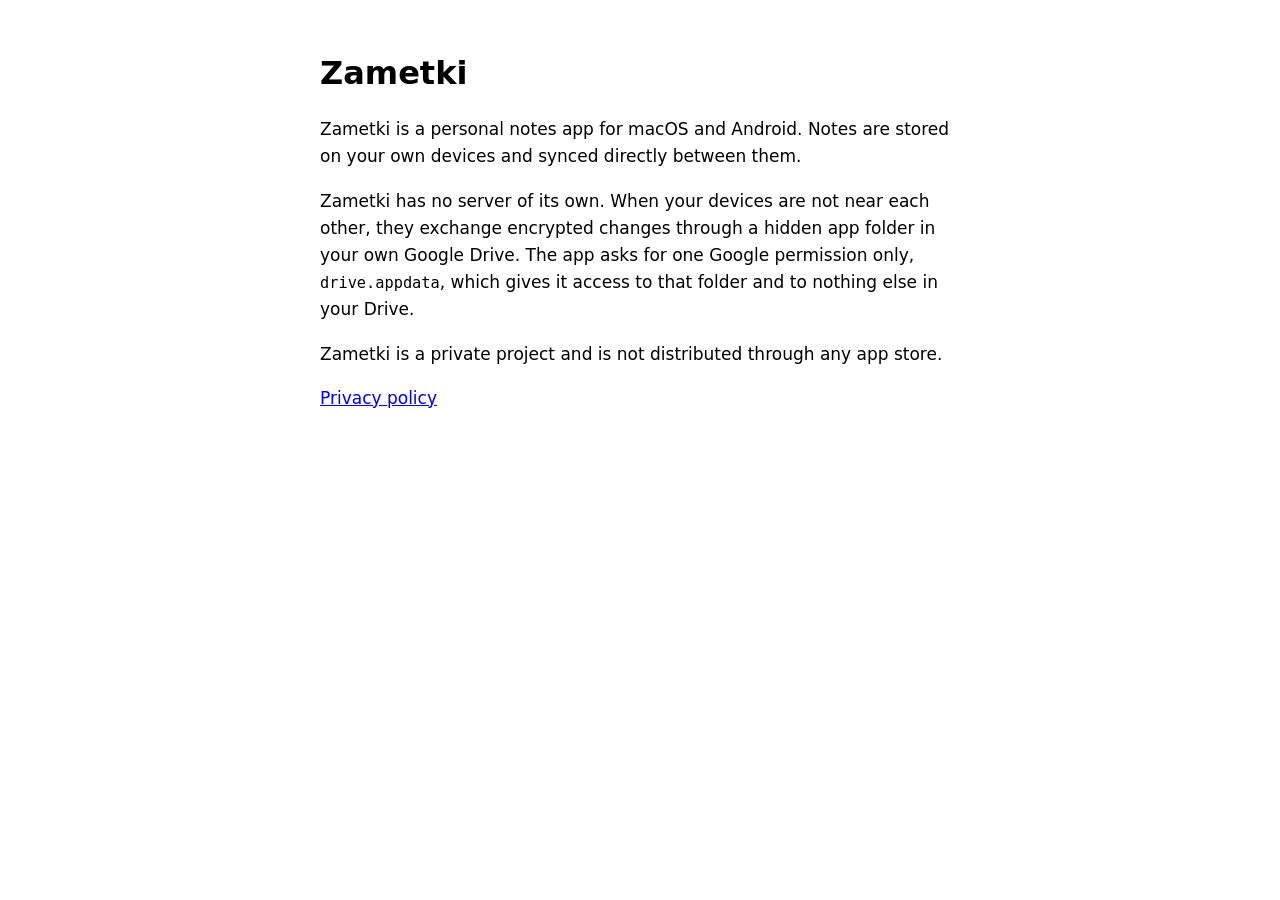
<file: index.html>
<!doctype html>
<html lang="en">
<head>
<meta charset="utf-8">
<meta name="viewport" content="width=device-width, initial-scale=1">
<title>Zametki</title>
<link rel="stylesheet" href="style.css">
</head>
<body>
<main>
<h1>Zametki</h1>
<p>Zametki is a personal notes app for macOS and Android. Notes are stored on your own devices and synced directly between them.</p>
<p>Zametki has no server of its own. When your devices are not near each other, they exchange encrypted changes through a hidden app folder in your own Google Drive. The app asks for one Google permission only, <code>drive.appdata</code>, which gives it access to that folder and to nothing else in your Drive.</p>
<p>Zametki is a private project and is not distributed through any app store.</p>
<p><a href="privacy.html">Privacy policy</a></p>
</main>
</body>
</html>
</file>
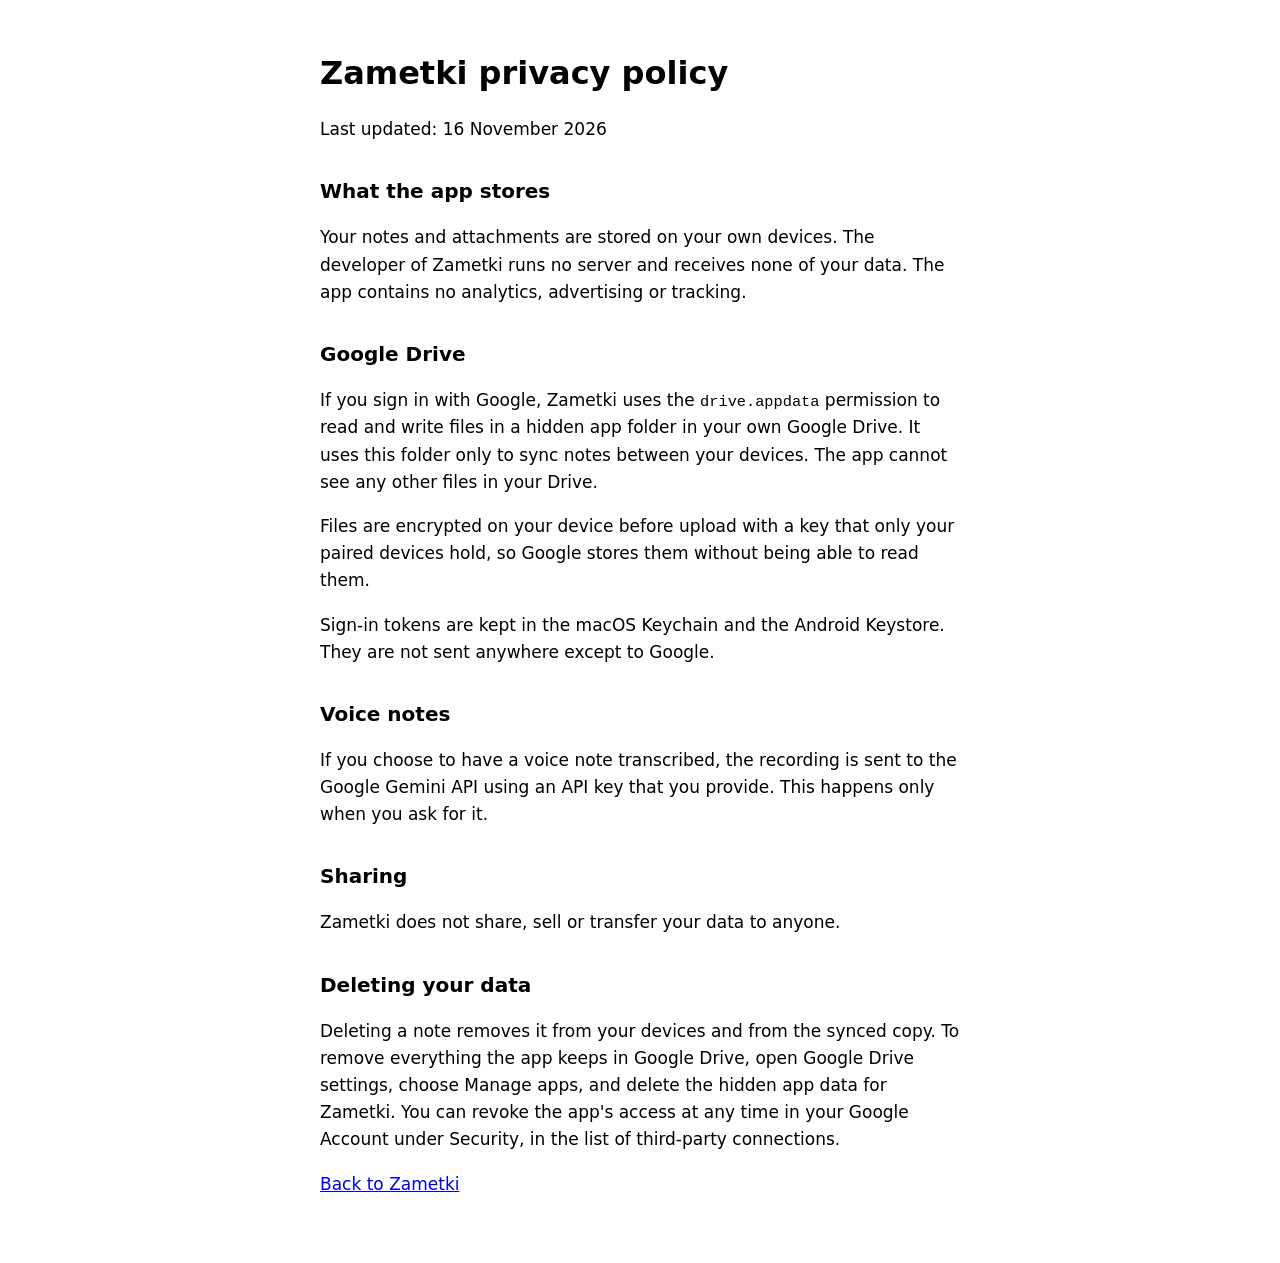
<file: privacy.html>
<!doctype html>
<html lang="en">
<head>
<meta charset="utf-8">
<meta name="viewport" content="width=device-width, initial-scale=1">
<title>Zametki privacy policy</title>
<link rel="stylesheet" href="style.css">
</head>
<body>
<main>
<h1>Zametki privacy policy</h1>
<p>Last updated: 16 November 2026</p>

<h2>What the app stores</h2>
<p>Your notes and attachments are stored on your own devices. The developer of Zametki runs no server and receives none of your data. The app contains no analytics, advertising or tracking.</p>

<h2>Google Drive</h2>
<p>If you sign in with Google, Zametki uses the <code>drive.appdata</code> permission to read and write files in a hidden app folder in your own Google Drive. It uses this folder only to sync notes between your devices. The app cannot see any other files in your Drive.</p>
<p>Files are encrypted on your device before upload with a key that only your paired devices hold, so Google stores them without being able to read them.</p>
<p>Sign-in tokens are kept in the macOS Keychain and the Android Keystore. They are not sent anywhere except to Google.</p>

<h2>Voice notes</h2>
<p>If you choose to have a voice note transcribed, the recording is sent to the Google Gemini API using an API key that you provide. This happens only when you ask for it.</p>

<h2>Sharing</h2>
<p>Zametki does not share, sell or transfer your data to anyone.</p>

<h2>Deleting your data</h2>
<p>Deleting a note removes it from your devices and from the synced copy. To remove everything the app keeps in Google Drive, open Google Drive settings, choose Manage apps, and delete the hidden app data for Zametki. You can revoke the app's access at any time in your Google Account under Security, in the list of third-party connections.</p>

<p><a href="index.html">Back to Zametki</a></p>
</main>
</body>
</html>
</file>
<file: style.css>
:root { color-scheme: light dark; }
body { margin: 0; font: 17px/1.6 -apple-system, system-ui, sans-serif; }
main { max-width: 640px; margin: 0 auto; padding: 48px 16px; }
h1 { font-size: 32px; margin: 0 0 16px; }
h2 { font-size: 20px; margin: 32px 0 8px; }
code { font-size: 0.9em; }
</file>
